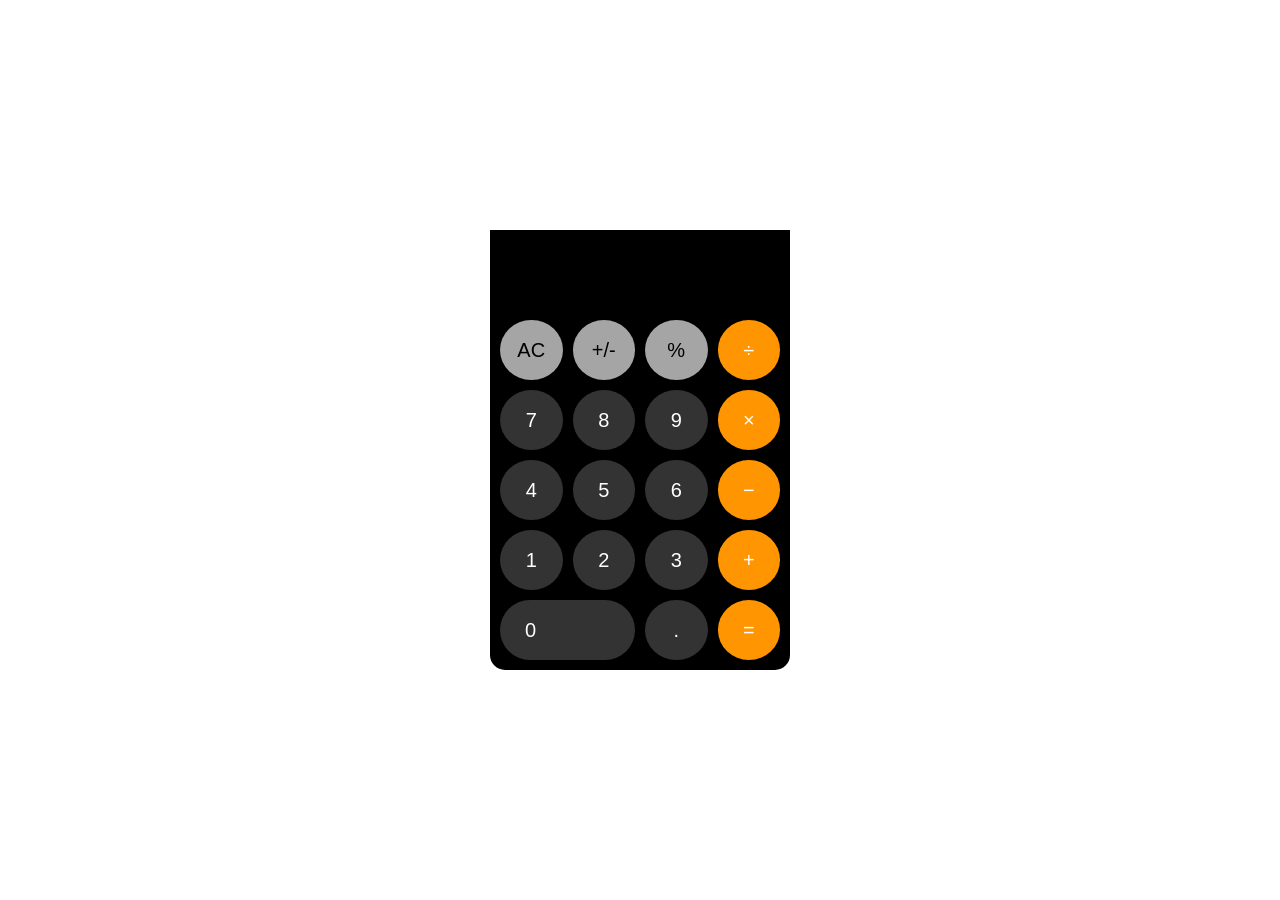
<file: Calculator/index.html>
<!DOCTYPE html>
<html>
<head>
    <meta name="viewport" content="width=device-width, initial-scale=1.0"> 
     <link href="style.css" rel="stylesheet"/>
</head>
<body>

<!-- <div class="calculator">
    <input type="text" id="display" readonly>
    <div class="container">
        <button onclick="press(1)">1</button>
        <button onclick="press(2)">2</button>
        <button onclick="press(3)">3</button>
        <button onclick="press('+')">+</button>

        <button onclick="press(4)">4</button>
        <button onclick="press(5)">5</button>
        <button onclick="press(6)">6</button>
        <button onclick="press('-')">-</button>

        <button onclick="press(7)">7</button>
        <button onclick="press(8)">8</button>
        <button onclick="press(9)">9</button>
        <button onclick="press('*')">*</button>

        <button onclick="press(0)">0</button>
        <button onclick="calculate()">=</button>
        <button onclick="clearDisplay()">C</button>
        <button onclick="press('/')">/</button>
    </div>
</div> -->


<div class="calculator">

    <input type="text" id="display" readonly>

    <div class="buttons">
       <button onclick="clearDisplay()" class="gray">AC</button>
       <button onclick="toggleSign()" class="gray">+/-</button>
       <button onclick="percentage('%')" class="gray">%</button>
       <button onclick="press('/')" class="orange">÷</button>

        <button onclick="press(7)">7</button>
        <button onclick="press(8)">8</button>
        <button onclick="press(9)">9</button>
        <button onclick="press('*')" class="orange">×</button>

        <button onclick="press(4)">4</button>
        <button onclick="press(5)">5</button>
        <button onclick="press(6)">6</button>
        <button onclick="press('-')" class="orange">−</button>

        <button onclick="press(1)">1</button>
        <button onclick="press(2)">2</button>
        <button onclick="press(3)">3</button>
        <button onclick="press('+')" class="orange">+</button>

        <button onclick="press(0)" class="zero">0</button>
        <button onclick="press('.')" >.</button>
        <button onclick="calculate()" class="orange">=</button>
    </div>

</div>


<script type="text/Javascript" src="script.js"></script>
</body>


</html>
</file>
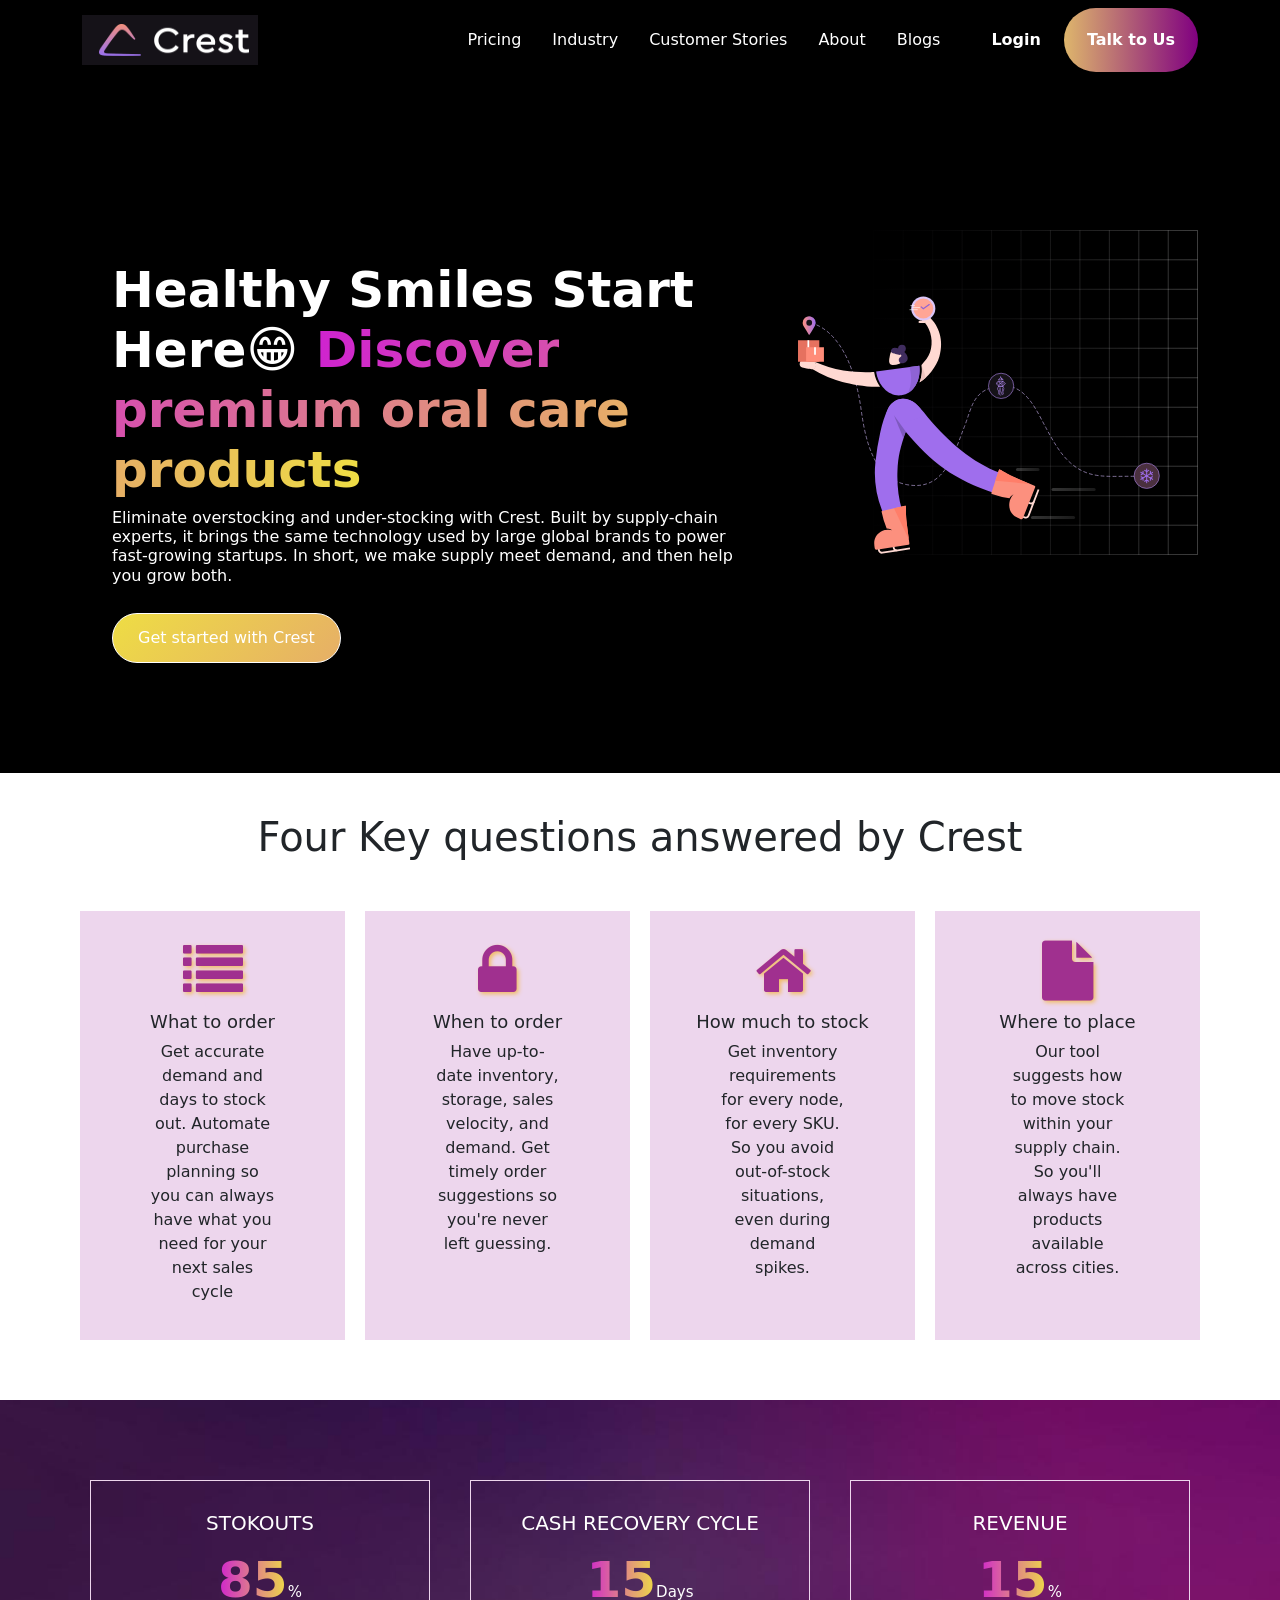
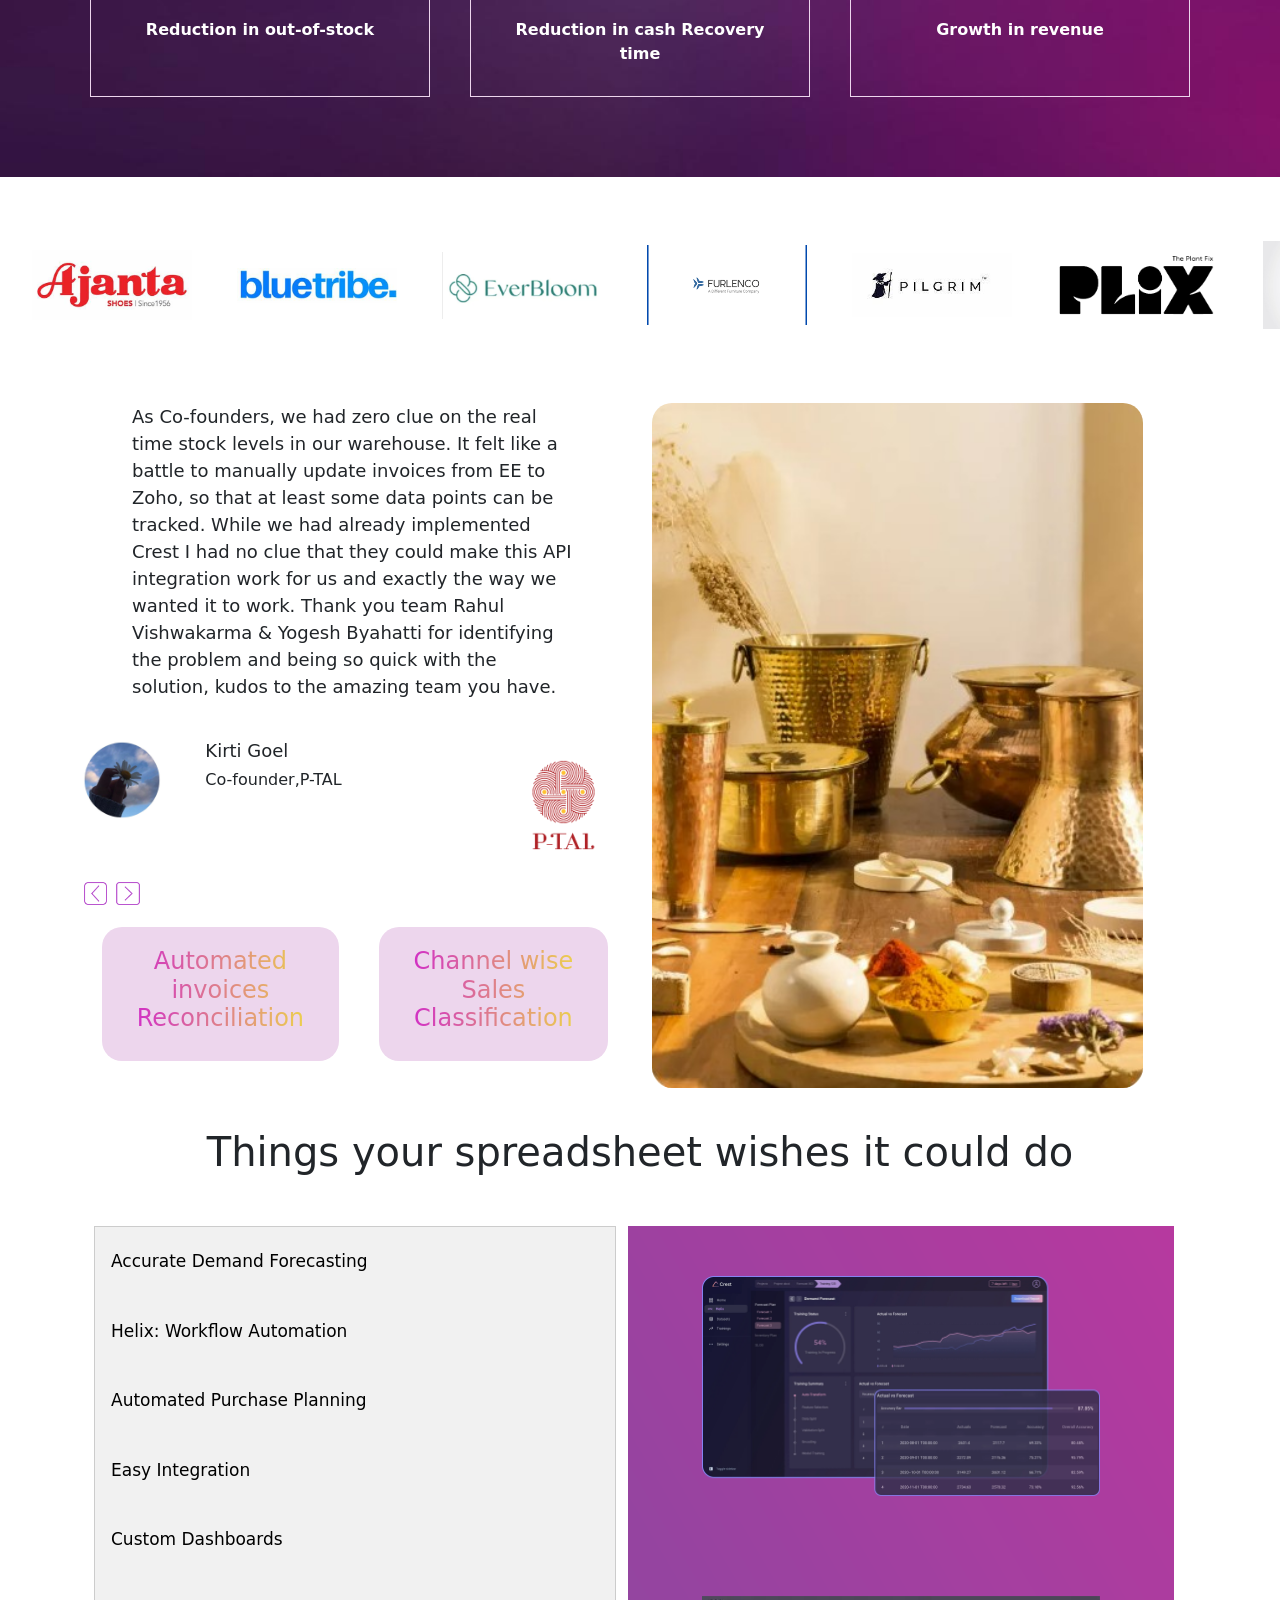
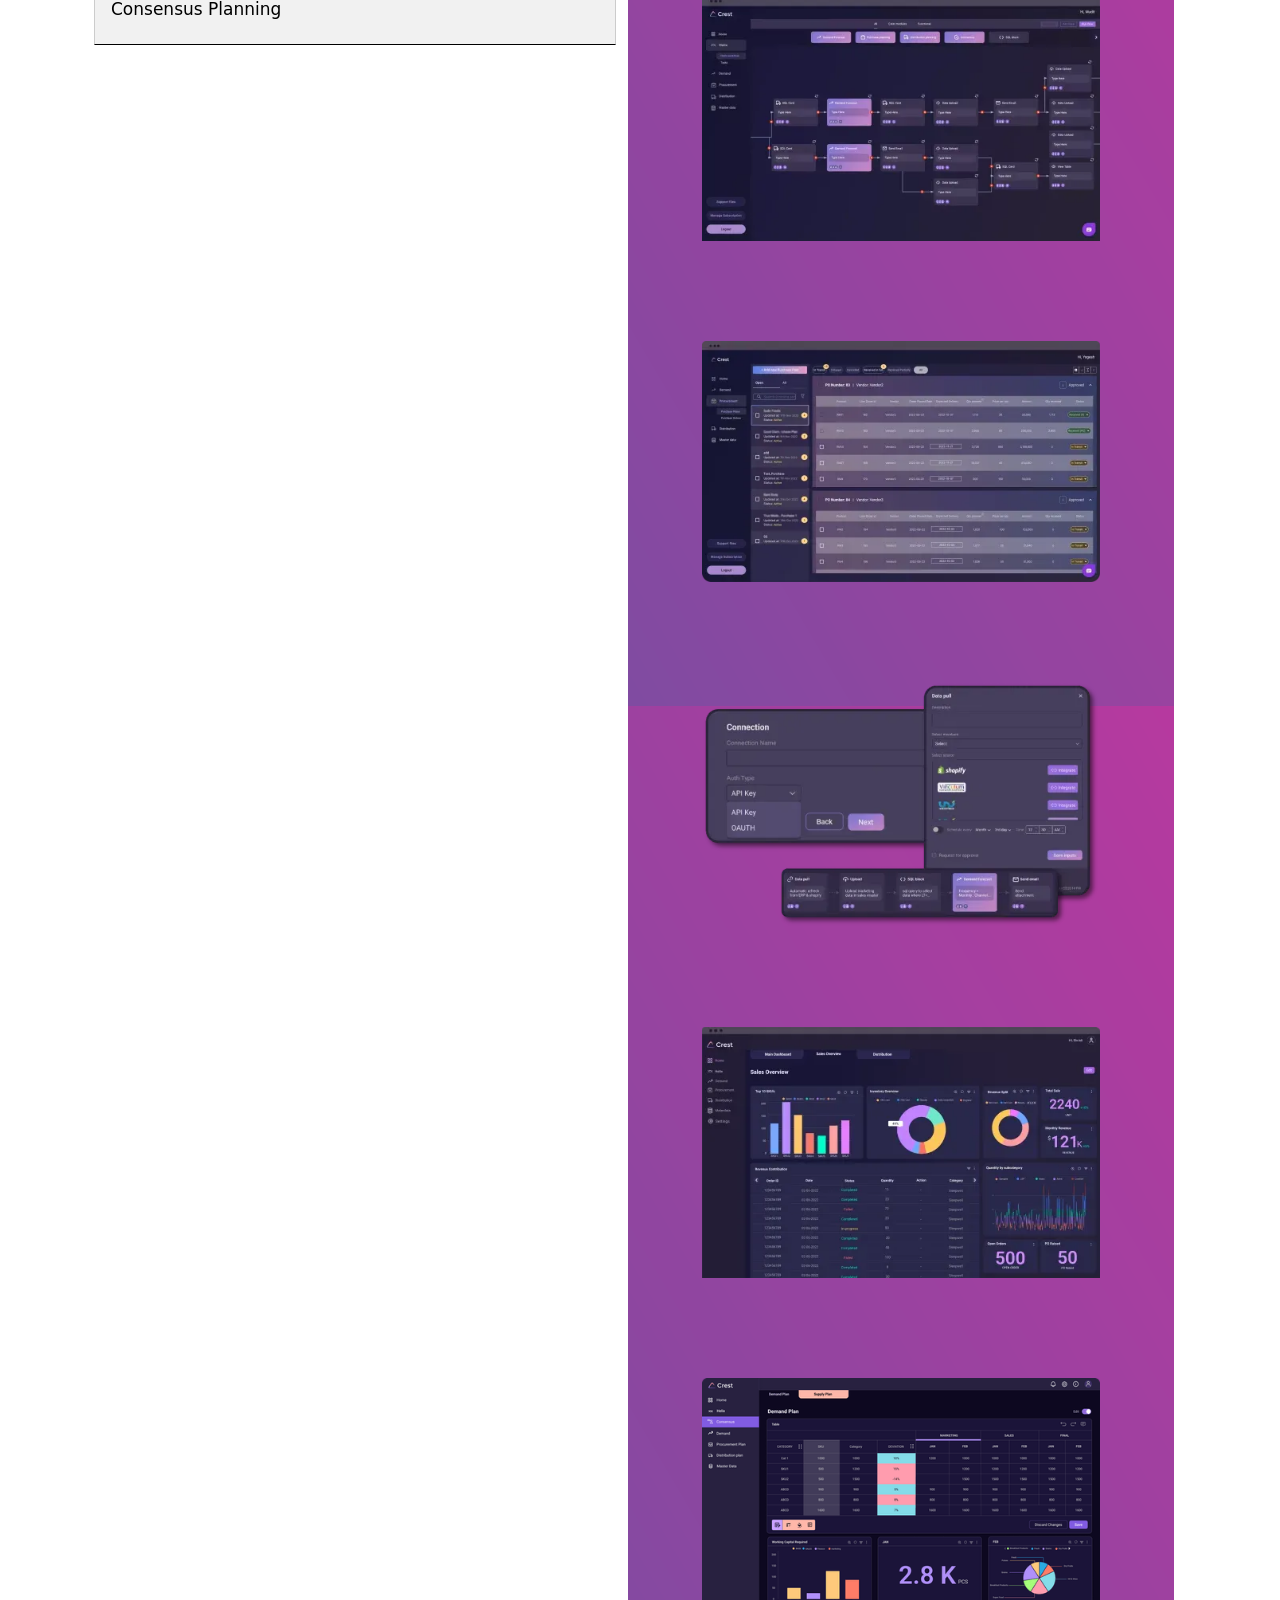
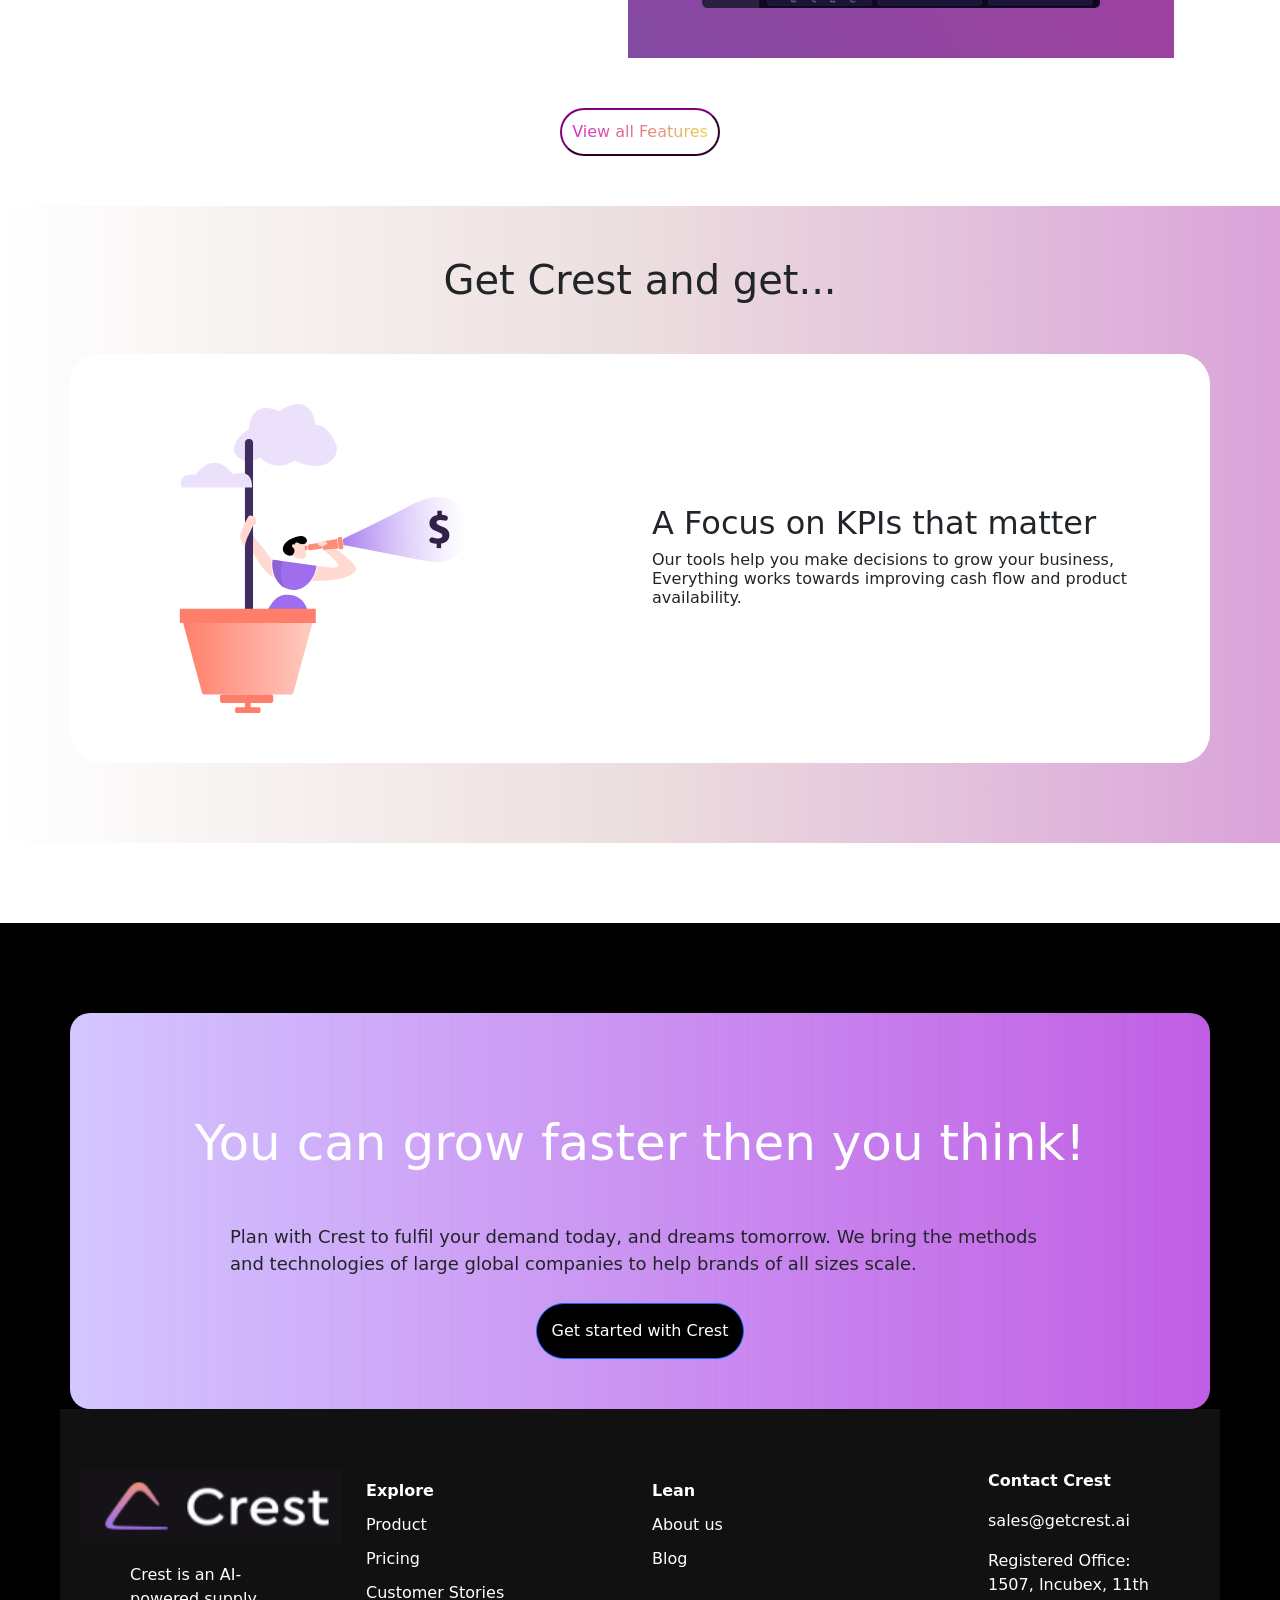
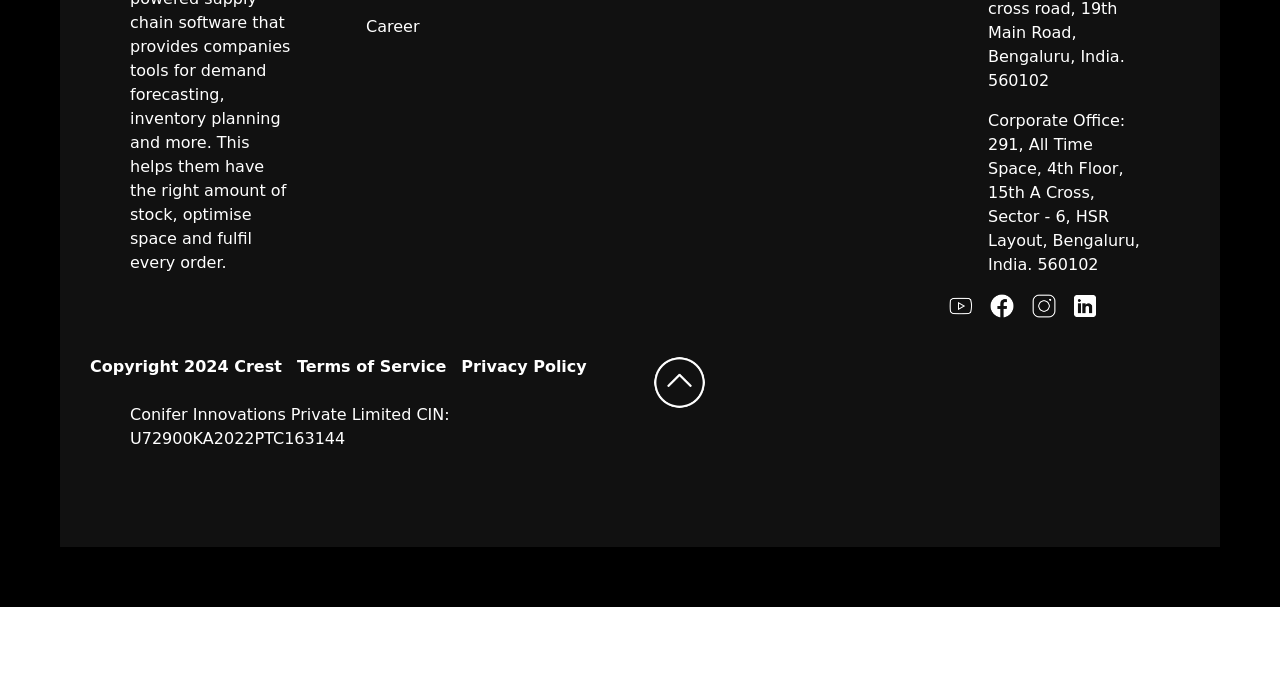
<file: Landing-page/index.html>
<!DOCTYPE html>
<html>
<head>
	<meta charset="utf-8">
	<meta name="viewport" content="width=device-width, initial-scale=1">
  <link rel="stylesheet" href="CSS/style.css">
  <link rel="stylesheet" href="https://cdnjs.cloudflare.com/ajax/libs/font-awesome/4.7.0/css/font-awesome.min.css">
    <link href="https://cdn.jsdelivr.net/npm/bootstrap@5.3.3/dist/css/bootstrap.min.css" rel="stylesheet" integrity="sha384-QWTKZyjpPEjISv5WaRU9OFeRpok6YctnYmDr5pNlyT2bRjXh0JMhjY6hW+ALEwIH" crossorigin="anonymous">
    <script src="https://cdn.jsdelivr.net/npm/bootstrap@5.3.3/dist/js/bootstrap.bundle.min.js" integrity="sha384-YvpcrYf0tY3lHB60NNkmXc5s9fDVZLESaAA55NDzOxhy9GkcIdslK1eN7N6jIeHz" crossorigin="anonymous"></script>
    <script src="https://ajax.googleapis.com/ajax/libs/jquery/3.7.1/jquery.min.js"></script>
  

	<title>Crest Website</title>
</head>
<body>
 <nav class="navbar navbar-expand-lg" > 
 
  <!-- <nav class="navbar bg-dark border-bottom border-body" data-bs-theme="dark"> -->
    <div class="container">
      <a class="navbar-brand" href="#"><img src="image//logo.png"></a>
      <button class="navbar-toggler" type="button" data-bs-toggle="collapse" data-bs-target="#navbarNavDropdown" aria-controls="navbarNavDropdown" aria-expanded="false" aria-label="Toggle navigation">
        <span class="navbar-toggler-icon" style="color: white;"></span>
      </button>
      <div class="collapse navbar-collapse" id="navbarNavDropdown">
        <ul class="navbar-nav ms-auto align-items-center">
          <li class="nav-item">
            <a class="nav-link active" aria-current="page" href="#">Product</a>
          </li>
          <li class="nav-item">
            <a class="nav-link" href="#pricing">Pricing</a>
          </li>
          <li class="nav-item">
            <a class="nav-link" href="#industry">Industry</a>
          </li>
          <li class="nav-item">
            <a class="nav-link" href="#custmerStories">Customer Stories</a>
          </li>
       
          <li class="nav-item">
            <a class="nav-link" href="#about">About </a>
          </li>
          <li class="nav-item">
            <a class="nav-link" href="#blogs">Blogs</a>
          </li>
          <li class="nav-item justify-content-end login" style="float: right;"> <a class="nav-link" href="#">Login</a></li>
          <li class="nav-item justify-content-end talk" style="float: center;"> <a href="" class="nav-link ">Talk to Us</a></li>
        </ul>
      </div>
    </div>
  </nav>
  <div class="hero container-fluid">
         <div class="heroSection container">
          <div class="hero_text hero">
            <h1>Healthy Smiles Start Here😁 <span class="span">Discover premium oral care products</span></h1>
            <h6>Eliminate overstocking and under-stocking with Crest. Built by supply-chain experts, it brings the same technology used by large global brands to power fast-growing startups. 
              In short, we make supply meet demand, and then help you grow both. </h6>
              <button class="get">Get started with Crest</button>
          </div>
          <div class="hero_img">
           
              <img src="image/HeroImage.svg" >
          </div>
         </div>
  </div>

  <div class="container key_problem" >
    <h1> Four Key questions answered by Crest</h1>
    <div class="row questions">
      <div class="col">
        <i class="fa fa-list" style="font-size:60px;color:rgb(160, 48, 143);text-shadow:2px 2px 4px #f1bd62;"></i>
        <h3>What to order</h3>
        <p>Get accurate demand and days to stock out. Automate purchase planning so you can always have what you need for your next sales cycle</p>
      </div>
      <div class="col">
        <i class="fa fa-lock" style="font-size:60px;color:rgb(160, 48, 143);text-shadow:2px 2px 4px #f1bd62;"></i>
        <h3>When to order</h3>
        <p>Have up-to-date inventory, storage, sales velocity, and demand. Get timely order suggestions so you're never left guessing.</p>
      </div>
      <div class="col">
        <i class="fa fa-home" style="font-size:60px;color:rgb(160, 48, 143);text-shadow:2px 2px 4px #f1bd62;"></i>
        <h3>How much to stock</h3>
        <p>Get inventory requirements for every node, for every SKU. So you avoid out-of-stock situations, even during demand spikes.</p>
      </div>
      <div class="col">
       
        <i class="fa fa-file" style="font-size:60px;color:rgb(160, 48, 143);text-shadow:2px 2px 4px #f1bd62;"></i>

        <h3>Where to place</h3>
        <p>Our tool suggests how to move stock within your supply chain. So you'll always have products available across cities.</p>
      </div>
    </div>
  </div>

  <div class="metrics container-fluid" style="background-image: url(image/background.jpg);background-position: cover;">
   <div class=" container ">
    <div class="row matricsrow">
      <div class="col">
        <h2>STOKOUTS</h2>
        <strong class="countdown" id="countdown">0</strong><span>%</span>
        <br>
        <strong>Reduction in out-of-stock</strong>
      </div>
      <div class="col">
        <h2>CASH RECOVERY CYCLE</h2>
        <strong class="countdown" id="countdown2">25</strong><span>Days</span>
        <br>
        <strong>Reduction in cash Recovery time</strong>
      </div>
      <div class="col">
        <h2>REVENUE</h2>
        <strong class="countdown" id="countdown3">15</strong><span>%</span>
        <br>
        <STRONG>Growth in revenue</STRONG>
      </div>
    </div>
    
   </div>
</div>
<div class="container-fluid logo-scroll">
  <div class="logos">
  <img src="image/ajanta.jpg">
  <img src="image/blutribe.jpg">
  <img src="image/everbloom.png">
  <img src="image/furlanco.png">
  <img src="image/pilgrim.jpg">
  <img src="image/plix.png">
  <img src="image/rr.png">
  <img src="image/swtantra.png">
  <img src="image/sylvi.jpg">
  <img src="image/uncover.jpg">
  </div>
</div>
 <div class="Reviews container">
  <div class="row reviewsrow">
       <div class="content col">
        <p>As Co-founders, we had zero clue on the real time stock levels in our warehouse. It felt like a battle to manually update invoices from EE to Zoho, so that at least some data points can be tracked.
          While we had already implemented Crest I had no clue that they could make this API integration work for us and exactly the way we wanted it to work. Thank you team Rahul Vishwakarma & Yogesh Byahatti for identifying the problem and being so quick with the solution, kudos to the amazing team you have.</p>
     
          <div class="row  " style="margin-top: 40px;">
        <div class="col"><img src="image/profile.jpg" width="40%">
        
        </div>

            <div class="col pro" style="margin-left: -100px;">
              <h3>Kirti Goel</h3>
              <h6>Co-founder,P-TAL</h6>
            </div>
        <div class="col proimg"><img src="image/PTAL.png" width="100%" style="margin-bottom: 10px;"></div>

        <div>
          <img src="image//left.png" width="5%">
          <img src="image/right.png" width="5%">
        </div>
      </div>
      <div class="row3">
        <div class="cols"><h2>Automated invoices Reconciliation</h2></div>
        <div class="cols"><h2>Channel wise Sales Classification  </h2></div>
      </div>
       </div>
      <div class="content-image col">
        <img src="image/content-image.jpg" width="90%">
      </div>
  </div>
 </div>
 <div class="container section5">
  <h1>Things your spreadsheet wishes it could do</h1>
  <div class="row container">  
    <div class="col">
      <div class=" tab ">
        <button class="tablinks" onclick="tablink(event, 'accurate')">Accurate Demand Forecasting</button>
        <button class="tablinks" onclick="tablink(event, 'helix')">Helix: Workflow Automation</button>
        <button class="tablinks" onclick="tablink(event, 'automated')">Automated Purchase Planning</button>
        <button class="tablinks" onclick="tablink(event, 'integration')">Easy Integration</button>
        <button class="tablinks" onclick="tablink(event, 'cusome')">Custom Dashboards</button>
        <button class="tablinks" onclick="tablink(event, 'planning')">Consensus Planning</button>
      
    </div>
  </div>

  <div class="col " style="background-image: url('image/lightbg.png');">
<div id="accurate" class="tabcontent active" >
  <img src ="image/63f64bb2507621d0bf7da369_Demand forecasting-p-3200.webp" width="100%">
</div>

<div id="helix" class="tabcontent" >
  <img src ="image/helix.webp" width="100%">
</div>

<div id="automated" class="tabcontent" >
<img src="image/automated.webp"width="100%">
</div>
<div id="integration" class="tabcontent">
  <img src="image/integration.webp"width="100%">
  </div>
  <div id="cusome" class="tabcontent" >
    <img src="image/dashboard.webp"width="100%">
    </div>
    <div id="planning" class="tabcontent" >
      <img src="image/consensus.png"width="100%">
      </div>
</div>
 </div>  

  <div class="feature"><button class="feature_btn">View all Features</button></div>
     
 </div>
<div class="section6 container-flued">
  <h1>Get Crest and get...</h1>
  
<!-- Carousel -->
<div id="demo" class="carousel slide container" data-bs-ride="carousel">

  <!-- Indicators/dots -->
  <div class="carousel-indicators">
    <button type="button" data-bs-target="#demo" data-bs-slide-to="0" class="active"></button>
    <button type="button" data-bs-target="#demo" data-bs-slide-to="1"></button>
    <button type="button" data-bs-target="#demo" data-bs-slide-to="2"></button>
    <button type="button" data-bs-target="#demo" data-bs-slide-to="3"></button>
  </div>
  
  <!-- The slideshow/carousel -->

  <div class="carousel-inner">

    <div class="carousel-item active">
      <div class="row">
      <div class="col"> <img src="image/639b3e775b326d486cea3f09_Focus on KPIs that matter.svg" alt="Los Angeles" class="d-block" style="width:80%"></div>
      <div class="col carousel_text ">
         <h2>A Focus on KPIs that matter</h2>
        <h6>Our tools help you make decisions to grow your business, Everything works towards improving cash flow and product availability.</h6>
      </div>
      </div>
    </div>

    <div class="carousel-item">
      <div class="row">
        <div class="col"> <img src="image/deep_domain.png" alt="Los Angeles" class="d-block" style="width:70%"></div>
        <div class="col carousel_text"> <h2>Deep Domain expertise</h2>
          <h6>Our team members have years of experience leading supply chains for business ranging $10M to $10B.</h6>
        </div>
        </div>
    </div>
    <div class="carousel-item">
      <div class="row">
        <div class="col"> <img src="image/639b3e775b326dab14ea3f0b_Purpose-built & ever-improving tech.svg" alt="Los Angeles" class="d-block" style="width:80%"></div>
        <div class="col carousel_text"> <h2>Purpose-built &  ever-improving tech</h2>
          <h6>Our demand forecasting engine has been meticulously-built, while our ML engine constaintly trains on years of data and is ever-evolving.</h6>
        </div>
        </div>
    </div>

     <div class="carousel-item">
      <div class="row">
        <div class="col"> <img src="image/639b3e775b326d5150ea3f0a_Ease of use.svg" alt="Los Angeles" class="d-block" style="width:80%"></div>
        <div class="col carousel_text"> <h2>Ease of use, for everyone</h2>
          <h6>with an intuitive interface and empathetic design, Crest requires only minimal training (for beginner-level knowledge of supply chain) to use.</h6>
        </div>
        </div>
    </div>

  </div>
  
  <!-- Left and right controls/icons -->
  <button class="carousel-control-prev" type="button" data-bs-target="#demo" data-bs-slide="prev">
    <span class="carousel-control-prev-icon"></span>
  </button>
  <button class="carousel-control-next" type="button" data-bs-target="#demo" data-bs-slide="next">
    <span class="carousel-control-next-icon"></span>
  </button>
</div>
  <div>

  </div>
</div>
<div class="grow container-flued">

   <div class="container" style="background-image: url( image/57-light-day-purple-gradient.jpg); ">
    
    <h1>You can grow faster then you think!</h1>
   
    <p>Plan with Crest to fulfil your demand today, and dreams tomorrow. We bring the methods and technologies of large global companies to help brands of all sizes scale.</p>
    <diV class="crestbtn"> <button type="button" class="btn btn-primary" data-bs-toggle="modal" data-bs-target="#myModal" style="background-color: black; border-radius: 30px; padding: 15px; color: white; ">     
      Get started with Crest
  </button></diV>
     
   
    
    <!-- The Modal -->
    <div class="modal fade" id="myModal">
      <div class="modal-dialog">
        <div class="modal-content" style="background-color: rgb(228, 192, 228);">
    
          <!-- Modal Header -->
          <div class="modal-header">
            <h4 class="modal-title">Get started with Crest</h4>
           
            <button type="button" class="btn-close" data-bs-dismiss="modal"></button>
          
          </div>
          <p>Take a free tour of our plateform</p>
    
          <!-- Modal body -->
          <div class="modal-body" >
            <form action="/action_page.php">
              <div class="mb-3 mt-3"> 
                <label for="fname">First Name* </label>
                <input type="text" class="form-control" id="fname" placeholder="Nell" name="fname">
              </div>
              <div class="mb-3">
                <label for="sname">Last Name* </label>
                <input type="text" class="form-control" id="sname" placeholder="Nell" name="sname">
              </div>
              <div class="mb-3">
                <label for="email">Work email* </label>
                <input type="email" class="form-control" id="email" placeholder="nell@getcrest.ai" name="email">
              </div>
              
              <div class="mb-3">
                <label for="phnNum">Phone number* </label>
                <input type="number" class="form-control" id="phnNum" placeholder="Enter your phone number here" name="phnNum">
              </div>
              <div class="mb-3">
                <label for="company">Company name* </label>
                <input type="text" class="form-control" id="company" placeholder="Crest AI" name="company">
              </div>
              <button type="submit" class="btn btnmodel">Submit</button>
            </form>
          </div>
    
          <!-- Modal footer -->
          <div class="modal-footer">
            <b>Already have an account? <a href="">Log in</a> </b>
          </div>
    
        </div>
      </div>
    </div>
    
   
  </div>

<div class="footer"> 

  <div class="row">
    <div class="col"> <img src="image/logo.png" width="100%">
      
      <p style="padding-top: 20px;">Crest is an AI-powered supply chain software that provides companies tools for demand forecasting, inventory planning and more. This helps them have the right amount of stock, optimise space and fulfil every order.</p>
    </div>
    <div class="col">
      <ul class="footerlist">
        <li><b>Explore</b></li>
        <li>Product</li>
        <li>Pricing</li>
        <li>Customer Stories</li>
        <li>Career</li>
      </ul>
    </div>
    <div class="col">
      <ul class="footerlist">
        <li><b>Lean</b></li>
        <li>About us</li>
        <li>Blog</li>
      </ul>
    </div>
    <div class="col">
      <p><b>Contact Crest</b></p>
      <p>sales@getcrest.ai</p>
      <p>Registered Office:
        1507, Incubex, 11th cross road, 19th Main Road, Bengaluru, India. 560102</p>
        <p>Corporate Office: 291, All Time Space, 4th Floor, 15th A Cross, Sector - 6, HSR Layout, Bengaluru, India. 560102</p>
        <ul class="social">
          <li><img src="image/youtube.png" alt="Youtube"></li>
          <li><img src="image/facebook.png" alt="Facebook"></li>
          <li><img src="image/instagram-50.png" alt="instagram"></li>
          <li><img src="image/linked-in.png" alt="linkedin"></li>
        </ul>
    </div>
  </div>

  <div class="row">
    <div class="col footerbold">
      
      <b>Copyright 2024 Crest</b>
      <b>Terms of Service</b>
      <b>Privacy Policy</b>
      <br><br>
        <p>Conifer Innovations Private Limited
          CIN: U72900KA2022PTC163144</p>
      </div>
      <div class="col " style="justify-content: end;">
        <a href=""><img src="image/slide-up.png" width="10%"></a>
      </div>
    </div>
    
  
</div>
</body>
<script src="JS/script.js"></script>

<script>
  function tablink(evt, cityName) {
  // Declare all variables
  var i, tabcontent, tablinks;

  // Get all elements with class="tabcontent" and hide them
  tabcontent = document.getElementsByClassName("tabcontent");
  for (i = 0; i < tabcontent.length; i++) {
    tabcontent[i].style.display = "none";
  }

  // Get all elements with class="tablinks" and remove the class "active"
  tablinks = document.getElementsByClassName("tablinks");
  for (i = 0; i < tablinks.length; i++) {
    tablinks[i].className = tablinks[i].className.replace(" active", "");
  }

  // Show the current tab, and add an "active" class to the link that opened the tab
  document.getElementById(cityName).style.display = "block";
  evt.currentTarget.className += " active";
}
</script>

</html>
</file>
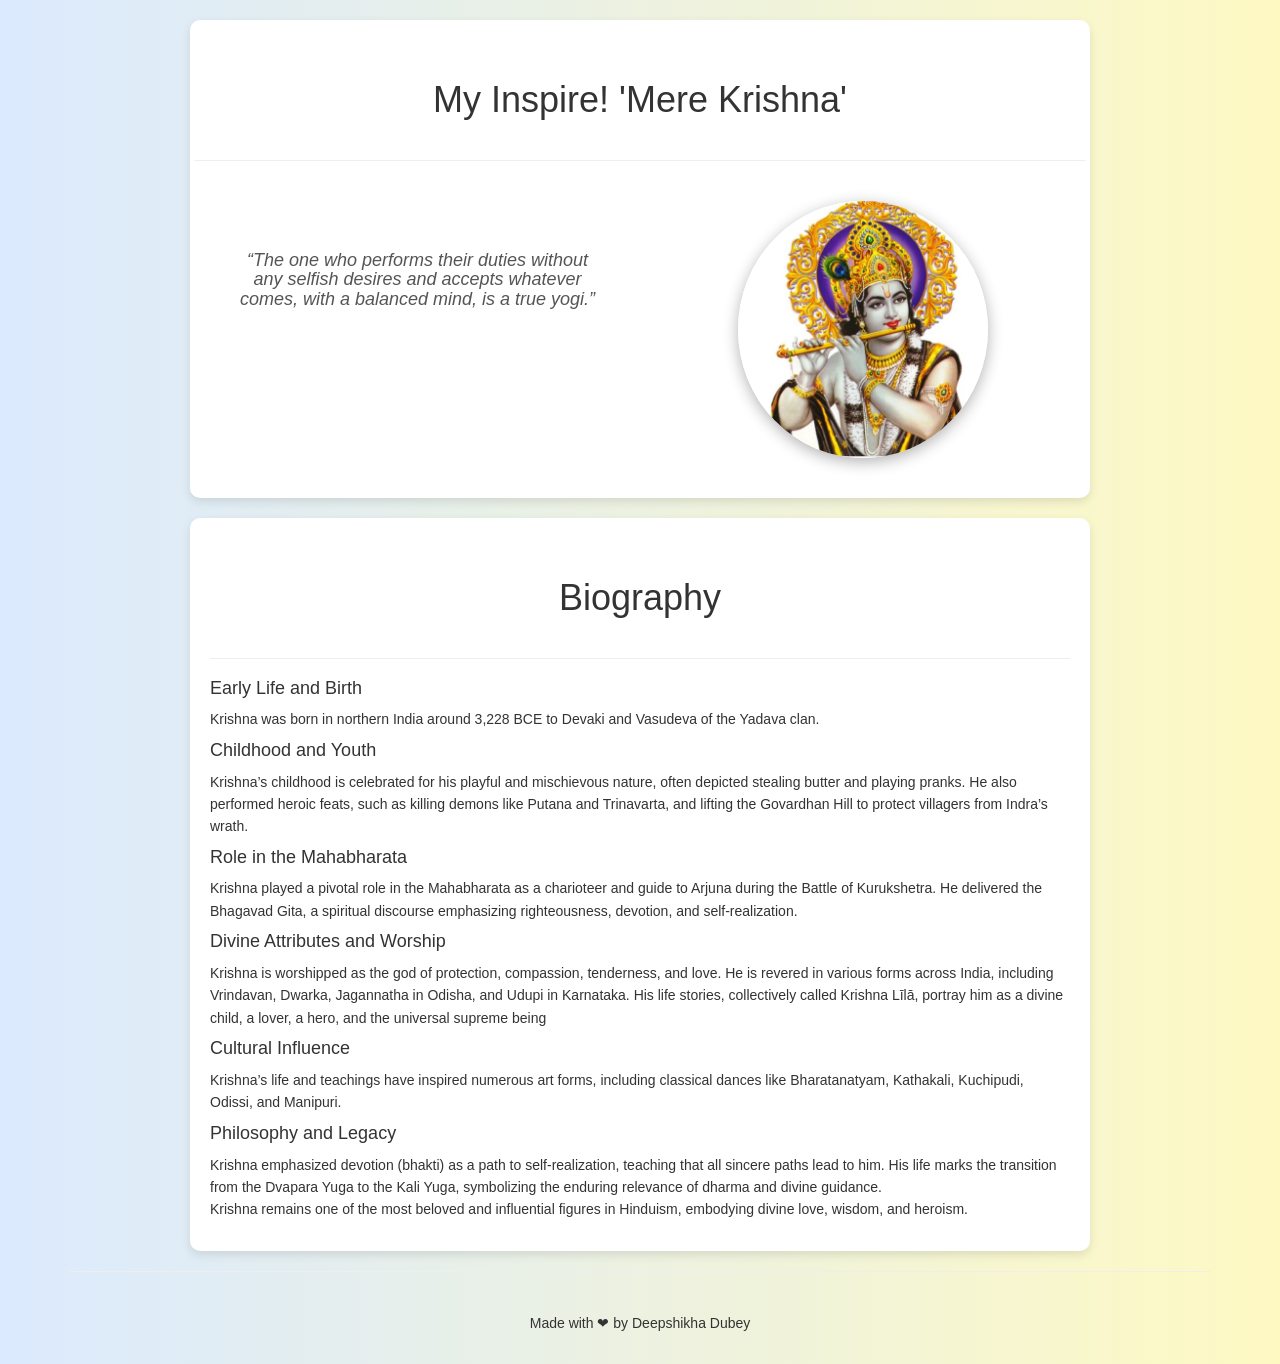
<file: My-Inspire/index.html>
<!DOCTYPE html>
<head>
    <title>My Inspire</title>
<meta charset="utf-8" name="viewport" content="width=device-width, initial-scale=1.0">
	<link rel="stylesheet" type="text/css" href="css/style.css">
	<link rel="stylesheet" type="text/css" href="bootstrap/css/bootstrap.min.css">
	<script type="text/javascript" src="bootstrap/js/jquery.min.js"></script>
	<script type="text/javascript" src="bootstrap/js/bootstrap.min.js"></script>
</head>
<body>

      <div class="container">
       <section class="profile">
   	 
   	 		<div class="row">
                <h1>My Inspire! 'Mere Krishna'</h1>
                <hr>
   	 			<div class="col-md-6 ">
   	 				<div class="quote">
   	 				
   	 				<h4> 
                  “The one who performs their duties without any selfish desires and accepts whatever comes,
                   with a balanced mind, is a true yogi.” 
                    </h4>
   	 				
   	 				</div>
   	 			</div>
   	 			<div class="col-md-6">
   	 				<div class="profile-img">
   	 					<img src="images/kanha.jpg">
   	 				</div>
   	 			</div>
   	 		
   	 	</div>
    </section>
    <section>
        
        <h1>Biography</h1>
        <hr>
        <h4>Early Life and Birth</h4><p>
            Krishna was born in northern India around 3,228 BCE to Devaki and Vasudeva of the Yadava clan. 
        </p>
        <h4>Childhood and Youth</h4><p>
            Krishna’s childhood is celebrated for his playful and mischievous nature, often depicted stealing butter and playing pranks. He also performed heroic feats, such as killing demons like Putana and Trinavarta, and lifting the Govardhan Hill to protect villagers from Indra’s wrath.
        </p>
        <h4>Role in the Mahabharata</h4><p>
            Krishna played a pivotal role in the Mahabharata as a charioteer and guide to Arjuna during the Battle of Kurukshetra. He delivered the Bhagavad Gita, a spiritual discourse emphasizing righteousness, devotion, and self-realization.
        </p>
        <h4>Divine Attributes and Worship</h4>
        <p>
            Krishna is worshipped as the god of protection, compassion, tenderness, and love. He is revered in various forms across India, including Vrindavan, Dwarka, Jagannatha in Odisha, and Udupi in Karnataka. His life stories, collectively called Krishna Līlā, portray him as a divine child, a lover, a hero, and the universal supreme being
        </p>
        <h4>Cultural Influence</h4><p>
            Krishna’s life and teachings have inspired numerous art forms, including classical dances like Bharatanatyam, Kathakali, Kuchipudi, Odissi, and Manipuri.
        </p>
        <h4>Philosophy and Legacy</h4>
        <p>
            Krishna emphasized devotion (bhakti) as a path to self-realization, teaching that all sincere paths lead to him. His life marks the transition from the Dvapara Yuga to the Kali Yuga, symbolizing the enduring relevance of dharma and divine guidance. 
            <br>
            Krishna remains one of the most beloved and influential figures in Hinduism, embodying divine love, wisdom, and heroism.

        </p>

     </section>
     <hr>
       <footer class="footer text-center">
       	<p>Made with &#10084; by Deepshikha Dubey</p>
       </footer>
    </div>
    
</body>
</html>
</file>
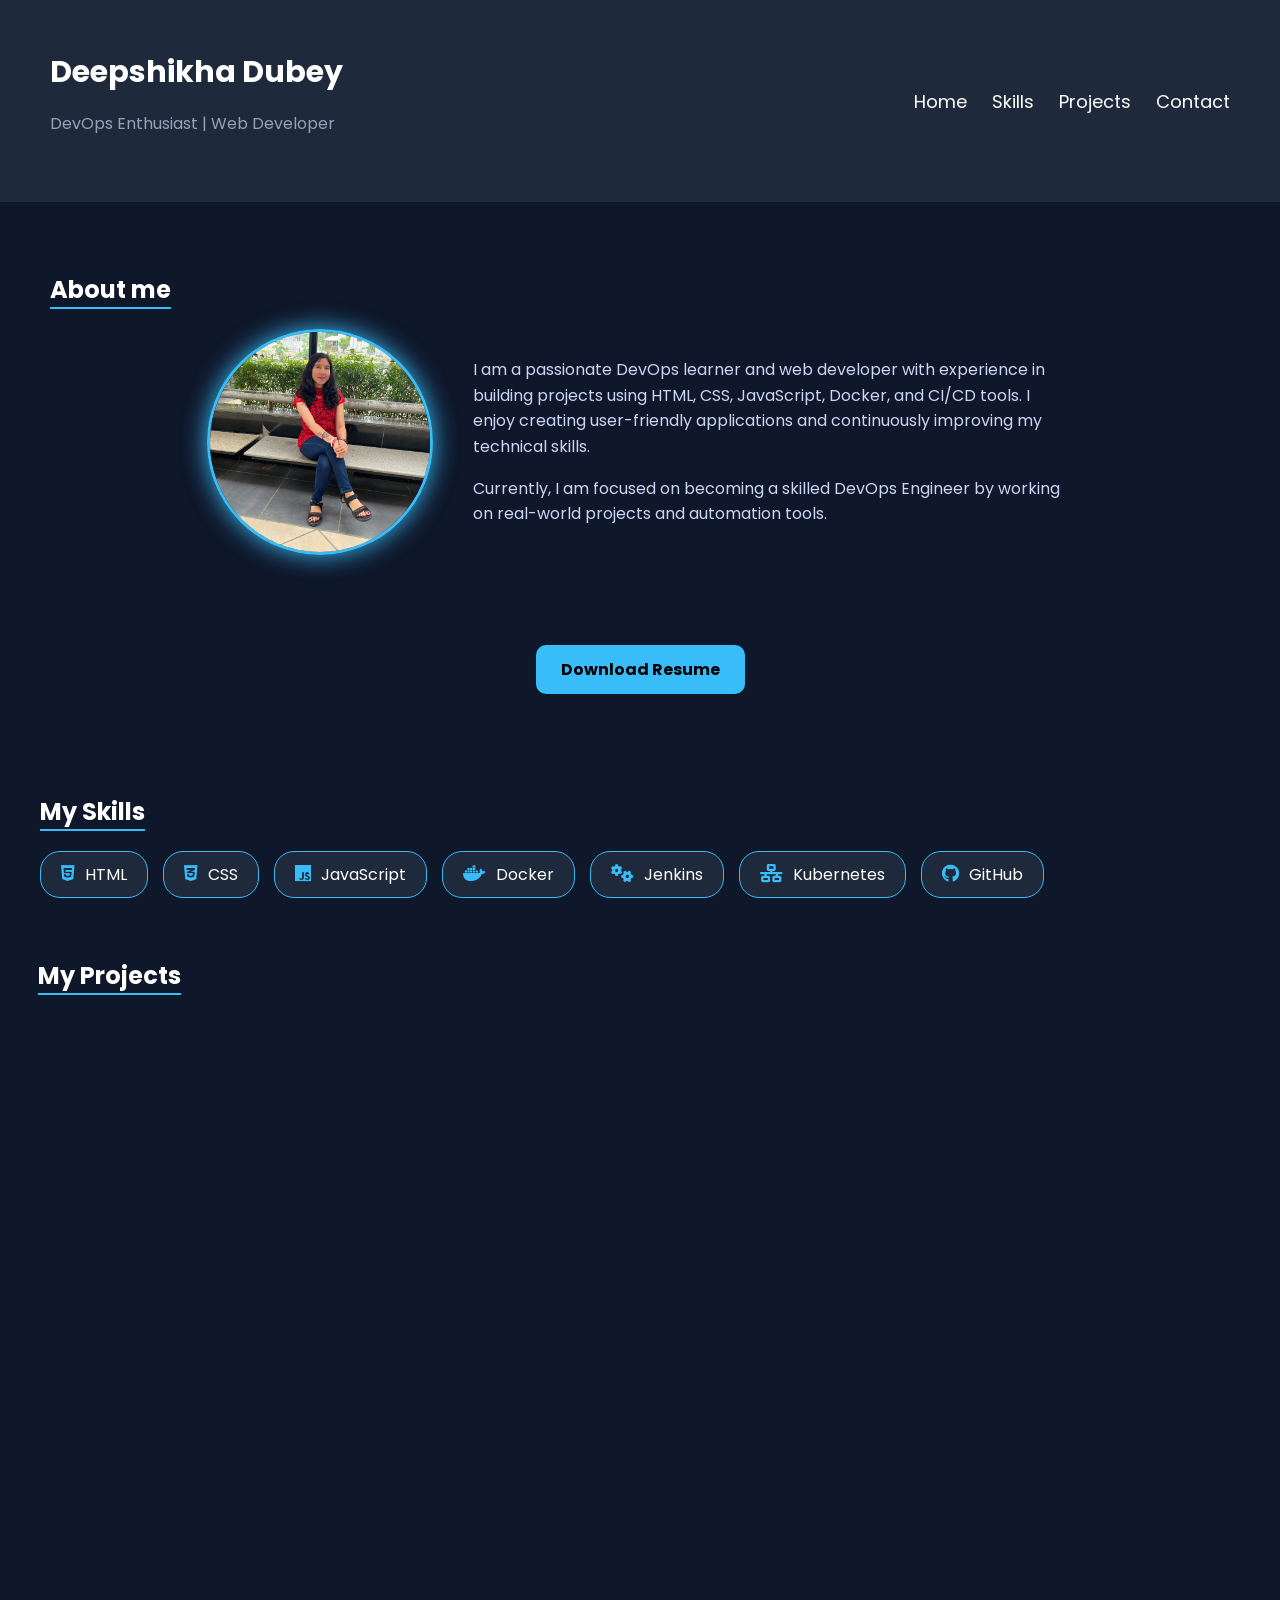
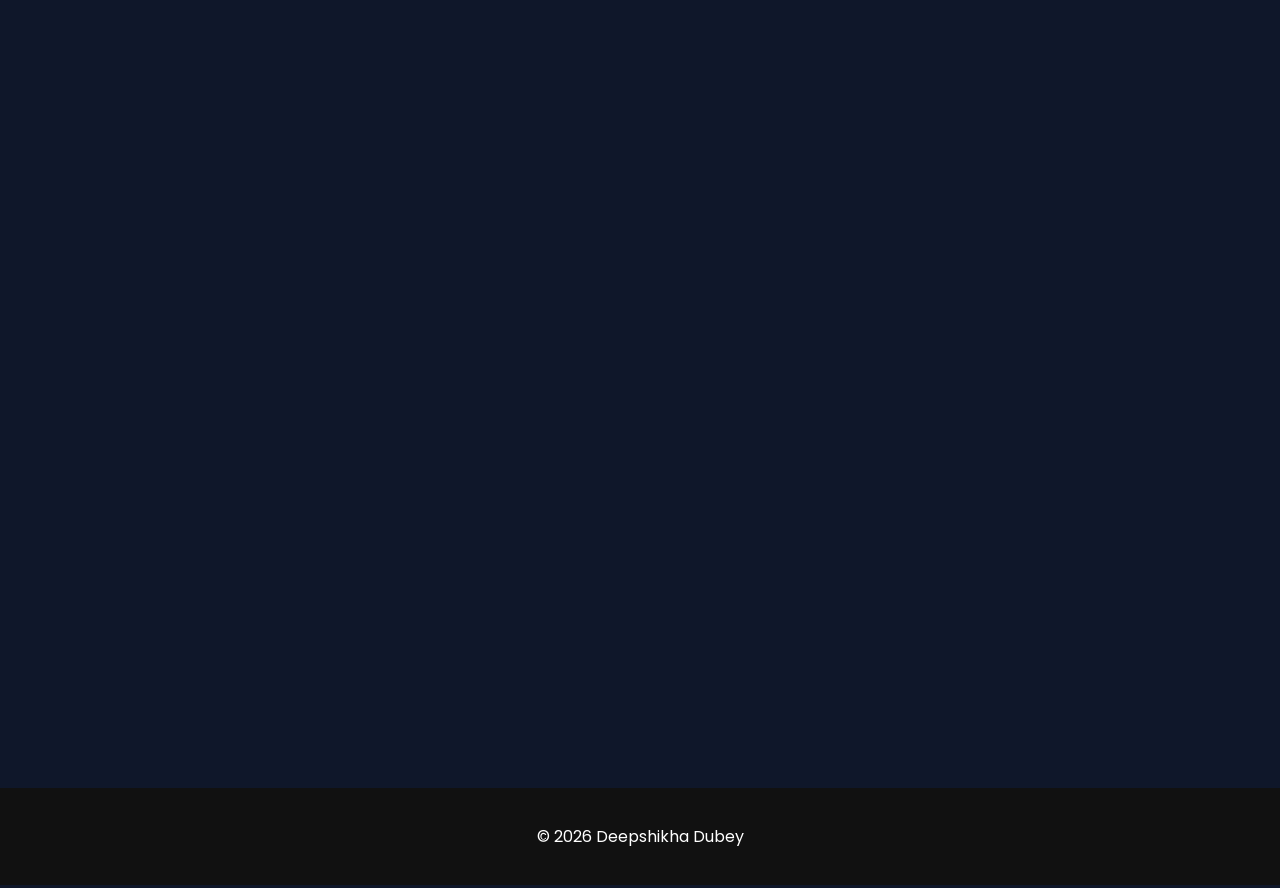
<file: My-Portfolio/index.html>
<!DOCTYPE html>
<html>
    <head>
        <title>My Portfolio</title>
        <link rel="stylesheet" href="style.css">
     <!-- Google Font -->
      <link href="https://fonts.googleapis.com/css2?family=Poppins&display=swap" rel="stylesheet">
    <link href="https://unpkg.com/aos@2.3.4/dist/aos.css" rel="stylesheet">
    <!-- Animate CSS -->
     <link rel="stylesheet" href="https://cdnjs.cloudflare.com/ajax/libs/font-awesome/6.5.0/css/all.min.css">
    <link rel="stylesheet" href="https://cdnjs.cloudflare.com/ajax/libs/animate.css/4.1.1/animate.min.css"/>
 
    <meta name="viewport" content="width=device-width, initial-scale=1.0">
   
    </head>
    <body>

    <!-- Navbar -->
<header>
    <div>
        <h3>Deepshikha Dubey</h3>
        <p>DevOps Enthusiast | Web Developer</p>
    </div>
    <div class="menu-toggle" onclick="toggleMenu()">☰</div>
    <nav id="nav">
        <a href="#">Home</a>
         <a href="#skills">Skills</a>
        <a href="#projects">Projects</a>
        <a href="#contact">Contact</a>
    </nav>
</header> 

<!-- <header>
    <h1>Deepshikha Dubeye</h1>
    <p>DevOps Enthusiast | Web Developer</p>
</header> -->

<!-- Hero Section -->

 <section class=" about animate__animated animate__fadeIn">

     <!-- <img src="profile.jpg" class="profile-img">
    <h1>Deepshikha Dubey</h1>
    <p>DevOps Enthusiast | Aspiring Web Designing and Developing| HTML | CSS | Java Script | PHP | MYSQL </p>
    
    <div class="buttons">
        <a href="https://github.com/deepshikha-dubey" target="_blank">GitHub</a>
        <a href="https://www.linkedin.com/in/deepshikha-dubey-146097358/" target="_blank">LinkedIn</a>
    </div> -->
     <h2>About me</h2>

    <div class="about-container">
        <div class="img-box">
        <img src="profile.jpg" alt="My Photo">
        </div>
        <div class="about-text">
        <p>
            I am a passionate DevOps learner and web developer with experience in building
            projects using HTML, CSS, JavaScript, Docker, and CI/CD tools. I enjoy creating
            user-friendly applications and continuously improving my technical skills.
        </p>
        <p>
           Currently, I am focused on becoming a skilled DevOps Engineer by working on
            real-world projects and automation tools.
        </p>

    </div>
    </div>
 </section>
 <section class="fade-in" style="text-align:center;" >
    <a href="Deepshikha.pdf" download class="resume-btn">
        Download Resume</a>
</section>

 <section id="skills" class="fade-in" data-aos="fade-up">
   <h2>My Skills</h2>

   <div class="skills">

        <div class="skill"><i class="fab fa-html5"></i> HTML</div>
        <div class="skill"><i class="fab fa-css3-alt"></i> CSS</div>
        <div class="skill"><i class="fab fa-js"></i> JavaScript</div>
        <div class="skill"><i class="fab fa-docker"></i> Docker</div>
        <div class="skill"><i class="fas fa-cogs"></i> Jenkins</div>
        <div class="skill"><i class="fas fa-network-wired"></i> Kubernetes</div>
        <div class="skill"><i class="fab fa-github"></i> GitHub</div>

    </div>
 </section>

<!-- Projects Section -->

  <h2 class="h2">My Projects</h2>
<section id="projects" class="projects" data-aos="zoom-in">
   

    <div class="project-card">
        <h3>💡 My Inspire Krishna </h3>
        <img src="my-inspire.jpg" alt="my-inspire">  
   <p>Inspirational webpage with Krishna thoughts.</p>
    <div class="buttons">
        <a href="https://deepshikha-dubey.github.io/OIBSIP/My-Inspire/" target="_blank">Live</a>
        <a href="https://github.com/deepshikha-dubey/OIBSIP/tree/main/My-Inspire" target="_blank">GitHub</a>
    </div>
    </div>

    <div class="project-card">
        <h3>📄 TODO App</h3>
         <img src="ToDoApp.jpg" alt="TODO App">
            <p>Manage daily tasks with dynamic updates.</p>
            <div class="buttons">
                <a href="https://deepshikha-dubey.github.io/OIBSIP/To-Do-App/">Live</a>
                <a href="https://github.com/deepshikha-dubey/OIBSIP/tree/main/To-Do-App">GitHub</a>
            </div>
    </div>

    <div class="project-card">
         <h3>🔢 Calculator</h3>
        <img src="calculator.jpg" alt="Calculator">
       
        <p>Basic calculator for arithmetic operations with clean UI.</p>
      <div class="buttons">
                <a href="https://deepshikha-dubey.github.io/OIBSIP/Calculator/">Live</a>
                <a href="https://github.com/deepshikha-dubey/OIBSIP/tree/main/Calculator">GitHub</a>
            </div>
    </div>
</section>
<section id="projects" class="projects" data-aos="zoom-in">
    

    <div class="project-card">
        <h3>🚀 Landing Page</h3>
        <img src="landing-page.jpg" alt="Landing Page">
        
        <p>Responsive modern landing page design.</p>
        <div class="buttons">
                <a href="https://deepshikha-dubey.github.io/OIBSIP/Landing-page/">Live</a>
                <a href="https://github.com/deepshikha-dubey/OIBSIP/tree/main/Landing-page">GitHub</a>
        </div>
    </div>

    <div class="project-card">
         <h3>🌡️ Temperature Converter</h3>
     <img src="temprature-converter.jpg" alt="temprature-converter Page">
       
       <p>Convert Celsius to Fahrenheit with input validation.</p>
        <div class="buttons">
                <a href="https://deepshikha-dubey.github.io/OIBSIP/Temprature-converter/">Live</a>
                <a href="https://github.com/deepshikha-dubey/OIBSIP/tree/main/Temprature-converter">GitHub</a>
        </div>
        </div>
   <div class="project-card">
         <h3> Deployed python app using Docker </h3>
     <img src="my-python-app.jpg" alt="temprature-converter Page">
       
       <p>Built a Python Flask application and deployed it using Docker.</p>
        <div class="buttons">
                <a href="https://my-python-app-le4m.onrender.com/">Live</a>
                <a href="https://github.com/deepshikha-dubey/My-Python-App">GitHub</a>
        </div>
        </div>

   
</section>

  <!-- Contact -->
<section id="contact" class="contact" data-aos="fade-up">
    <h2>Contact Me</h2>
    <p>Email: dubeydeepshikha17@gmail.com</p>
     <p>GitHub: <a href="https://github.com/deepshikha-dubey" target="_blank">My GitHub Link</a></p>
     <p>Linkedin<a href="www.linkedin.com/in/deepshikha-dubey" target="_blank">My Linkedin Link</a> </p> 
    </section>

  <!-- Footer -->
<footer>
    <p>© 2026 Deepshikha Dubey</p>
</footer>
<script src="https://unpkg.com/aos@2.3.4/dist/aos.js"></script>
<script>
  AOS.init();

  function toggleMenu(){
    let nav = document.getElementById("nav");
        if(nav.style.display === "flex"){
            nav.style.display = "none";
        } else{
            nav.style.display = "flex";
        }
    }
  
  const elements = document.querySelectorAll('.fade-in');

    const observer = new IntersectionObserver(entries => {
        entries.forEach(entry => {
            if (entry.isIntersecting) {
                entry.target.classList.add('show');
            }
        });
    });

    elements.forEach(el => observer.observe(el));
</script>
    </body>
</html>
</file>
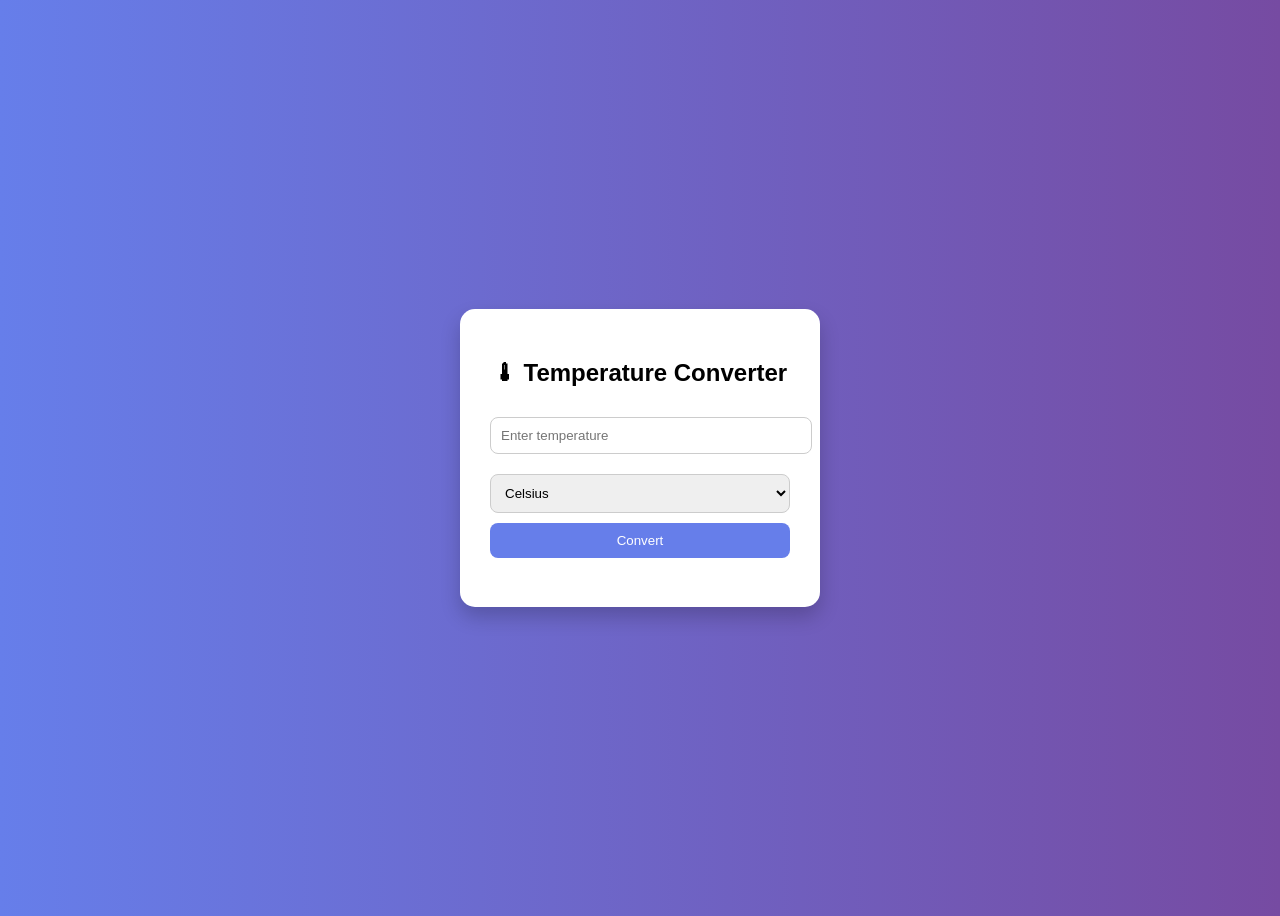
<file: Temprature-converter/index.html>
<!DOCTYPE html>
<html>
<head>
    <title>Temperature Converter</title>
    <link rel="stylesheet" href="style.css">
</head>
<body>
    <div class="container">
         <h2>🌡 Temperature Converter</h2>

    <input type="text" id="tempInput" placeholder="Enter temperature">
        <select id="unit">
            <option value="c">Celsius</option>
            <option value="f">Fahrenheit</option>
            <option value="k">Kelvin</option>
        </select>

        <button onclick="convertTemp()">Convert</button>
        <h3 id="result"></h3>
    </div>
    <script src="script.js"></script>
</body>
</html>
</file>
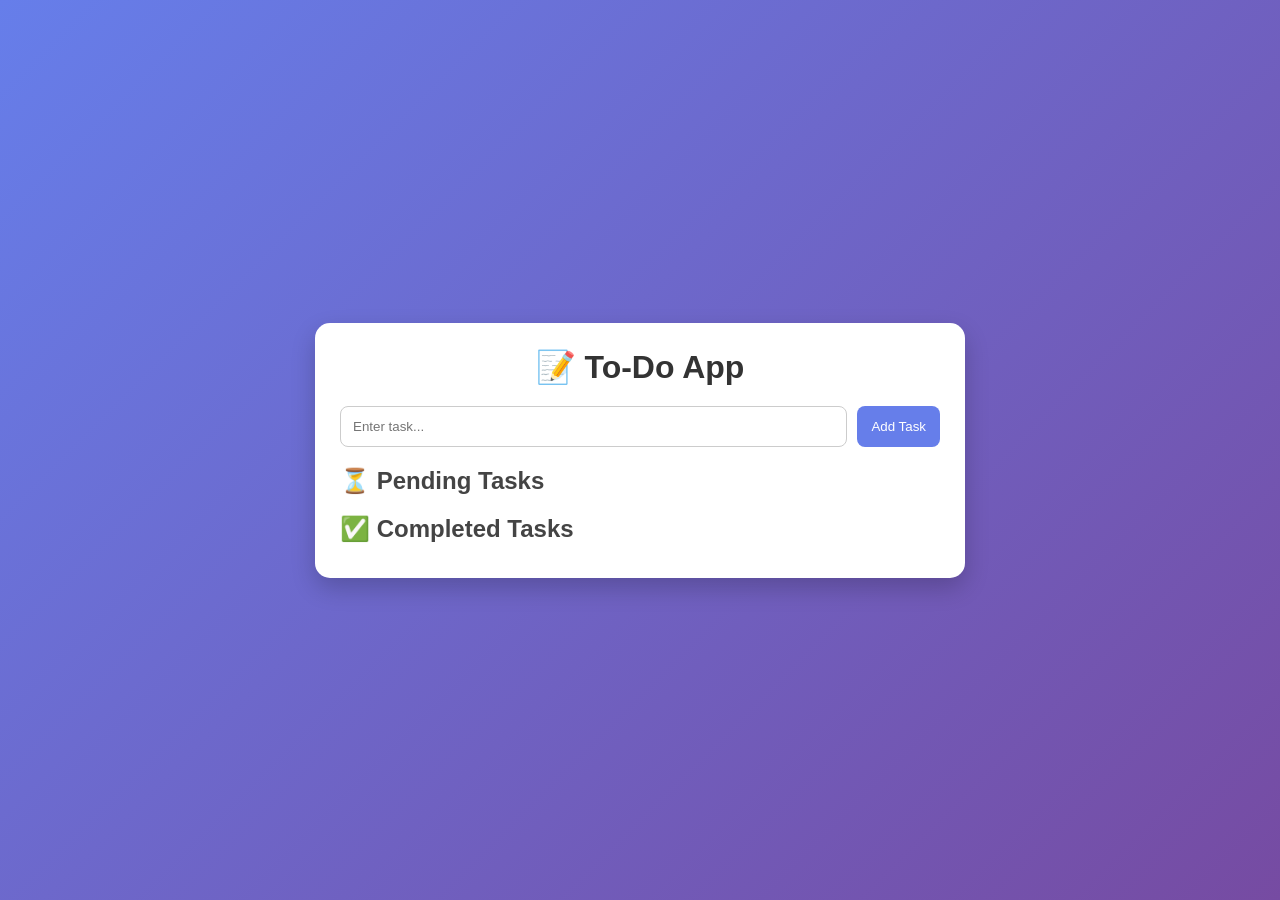
<file: To-Do-App/index.html>
<!DOCTYPE html>
<html lang="en">
<head>

    <meta charset="utf-8" name="viewport" content="width=device-width, initial-scale=1.0">
    <title>To-Do-App</title>
</head>
<link rel="stylesheet" href="style.css">
<body>
  

     
<div class="container">
    <h1>📝 To-Do App</h1>
    <div class="input-group">
  <input type="text" id="taskInput" placeholder="Enter task..." />
  <button onclick="addTask()">Add Task</button>
</div>

  <h2>⏳ Pending Tasks</h2>
  <ul id="pendingList"></ul>

  <h2>✅ Completed Tasks</h2>
  <ul id="completedList"></ul>

  </div>

    <script src="script.js"></script>
</body>
</html>
</file>
<file: Calculator/style.css>
body {
    margin: 0;
    background: white;
    display: flex;
    justify-content: center;
    align-items: center;
    height: 100vh;
    font-family: Arial;
}

.calculator {
    width: 300px;
    border-radius: 15px;
    background: #000;
}

#display {
    width: 100%;
    height: 80px;
    font-size: 32px;
    text-align: right;
    border: none;
    background: black;
    color: white;
    padding: 10px;
    box-sizing: border-box;
}

.buttons {
    display: grid;
    grid-template-columns: repeat(4, 1fr);
    gap: 10px;
    padding: 10px;
}

button {
    height: 60px;
    font-size: 20px;
    border: none;
    border-radius: 50%;
    cursor: pointer;
    background: #333;
    color: white;
    transition: 0.2s;
}

button:hover {
    opacity: 0.8;
}

/* Orange buttons */
.orange {
    background: #ff9500;
}

/* Gray button */
.gray {
    background: #a5a5a5;
    color: black;
}

/* Zero button (wide) */
.zero {
    grid-column: span 2;
    border-radius: 30px;
    text-align: left;
    padding-left: 25px;
}
</file>
<file: Landing-page/CSS/style.css>
* {box-sizing: border-box}
body {font-family: "Lato", sans-serif;}

.navbar{
    width: 100%;
    background-color: black;  /* Set the transparency to 0.3 */
    overflow: hidden;

}
.nav-item a{
    padding: 14px 16px;
    color: #fff;
}
.nav-item a:hover{
    color: #dac9c9;
}
.navbar-nav {
    display: flex;
    gap: 15px;
}


.login{
    color:palevioletred;
    font-weight: bold;
     margin-left: 20px;
}
.talk{
    background: linear-gradient(to right,rgb(222, 182, 108), purple);
    color: white;
    border-radius: 50px;
     padding: 6px 15px;
    font-weight: bold;
    
}
.hero{
   
    background-color: black;
    color: white;
    padding: 80px 0;
}
.heroSection{
    margin-top: 70px;
    display: flex;
    flex-direction: row;
}
.hero_text{
    padding: 30px;
    margin-right: 20px;
}
.hero_text h1{
    font-size: 50px;
    font-weight: 700;
}
.hero_text p{
    font-size: 18px;
    font-weight: bold;
}
h6{
    margin-top: 20px;
    color: #555;
    line-height: 1.6;
}
.hero_img{
    margin-bottom: 50px;
   
}
.hero_img img{
    width: 400px;
}
.span{
    background: linear-gradient(to right ,#cf23cf, #eedd44);
    -webkit-text-fill-color: transparent;
    -webkit-background-clip: text;
}

.get{  
    margin-top: 20px;
   color: white;
    background-color: black;
   border: 1px solid;
  /* border-image: linear-gradient(45deg, #cf23cf, rgb(250, 224, 66)) 1;  */
  padding: 12px 25px;
  background-image: linear-gradient(-45deg,#cf23cf, #eedd44);
  border-radius: 1000px;
  -webkit-border-radius: 1000px;
  -moz-border-radius: 1000px;
  -ms-border-radius: 1000px;
  background-size: 400% 400%;
  animation: mymove 3s linear infinite;
}


@keyframes mymove {
    0% {
      background-position: 0% 50%;
    }
  
    50% {
      background-position: 100% 50%;
    }
  
    100% {
      background-position: 0% 50%;
    }
  }
  
.questions{
    display: flex;
    flex-direction: row;
}
 .questions .col{
    text-align: center;
    padding: 20px;
    transition: 0.3s;
  background-color:rgb(237, 214, 237);
  margin:10px;
  
 }
 .questions .col:hover {
    transform: translateY(-10px);
    background: #f9f9f9;
    border-radius: 10px;
}
 .col h3{
    font-size: 18px;
 }
 .key_problem h1{
    margin: 40px;
    text-align: center;
 }
 .fa {
    padding: 10px;
 }

.metrics{
    color: white;
    margin: 50px 0 40px 0;
    padding: 60px 0;
   text-align: center;
   background-image: url("../image/background.jpg");
   background-size: cover;
   background-position: center;
   background-repeat: repeat;

}
.matricsrow .col{
     border:1px solid rgb(237, 214, 237);
     padding: 30px;
     margin: 20px;
}

.matricsrow, strong, h2 {
    color: white;
}
.matricsrow h2{
    font-size: 20px;

}
.matricsrow span{
    font-size: 15px;
    color: white;
}
.countdown{
    background: linear-gradient(to right ,#cf23cf, #eedd44);
    -webkit-text-fill-color: transparent;
    -webkit-background-clip: text;
    font-size: 50px;

}
.logo-scroll{
   overflow: hidden;
    white-space: nowrap;
}
.logo-scroll img{
 width:200px;
   padding:20px;
}
.logos{
    display: inline-block;
    animation: scroll 15s linear infinite;
}
@keyframes scroll {
    from { transform: translateX(0); }
    to { transform: translateX(-50%); }
}
.Reviews{
    margin: 50px 0 40px 0;
}
.content p{
    font-size: 18px;
}

.content-image img{
    border-radius: 20px;
}

.proimg img {
    padding-left: 70px;
}
.row3{
   
    display: flex;
    flex-direction: row;
}
.row3 .cols{
    background-color:rgb(237, 214, 237);
    padding: 20px;
    margin: 20px;
    border-radius: 20px;
    text-align: center;
    
}
.cols h2{
    font-size: 24px;
    background: linear-gradient(to right ,#cf23cf, #eedd44);
    -webkit-text-fill-color: transparent;
    -webkit-background-clip: text;
}
.section5 h1{
    text-align: center;
    margin-bottom: 50px;
}

/* Style the tab */
.tab {
    float: left;
    border: 1px solid #ccc;
    background-color: #f1f1f1;
    width: 100%;
    height: auto;
    border-bottom: 1px solid black;
  }
  
  /* Style the buttons inside the tab */
  .tab button {
    display: block;
    background-color: inherit;
    color: black;
    padding: 22px 16px;
    width: 100%;
    border: none;
    outline: none;
    text-align: left;
    cursor: pointer;
    transition: 0.3s;
    font-size: 17px;
  }
  
  /* Change background color of buttons on hover */
  .tab button:hover {
    background-color: #ddd;
  }
  
  /* Create an active/current "tab button" class */
  .tab button.active {
    background-color: #ccc;
  }
  
  /* Style the tab content */
  .tabcontent {
    float: left;
    padding: 0px 12px;
    width: 100%;
    height: auto;
  }
  .tabcontent img{
    display: block;
    padding: 50px;
    margin-left: auto;
    margin-right: auto;
  }

.feature{
    margin-top: 50px;
 text-align: center;
}
.feature_btn{
    background: linear-gradient(to right ,#cf23cf, #eedd44);
    -webkit-text-fill-color: transparent;
    -webkit-background-clip: text;
    border-radius: 30px;
    border-color: purple;
    padding: 10px; 
}
.feature_btn:hover{
cursor: pointer;
background-color:linear-gradient(to right ,#cf23cf, #eedd44); 
color: white;
}
button, .btn {
    border-radius: 25px;
    padding: 10px 20px;
    transition: all 0.3s ease;
}

button:hover, .btn:hover {
    transform: scale(1.05);
}


/*    */
.section6{
    margin-top: 50px;
    background-image: linear-gradient(to right, white, rgb(236, 222, 222), rgb(218, 163, 218));
  padding-top: 50px;
  padding-bottom: 80px;
}
.section6 h1{
    text-align:center;
}
.section6 .container{
    margin-top:50px;
    padding: 50px;
    background-color: white;
    border-radius: 30px;
    
}
.carousel_text{
    padding: 100px 40px 0 0;
}
.grow{
    background-color: black;
    margin-top: 80px;
    margin-bottom: 80px;
    padding: 60px;
}
.grow .container{
    background-color:linear-gradient(to right ,#cf23cf, #eedd44); 
    margin-top: 30px;
    padding: 50px;
    border-radius: 20px;
}
.grow .container h1, p, button{
    margin: 50px;
}
.grow .container h1{
    font-size: 50px;
    text-align: center;
    color: white;
}
.grow .container p{
    padding: 0px 60px 10px 60px;
    font-size: 18px;
}
.crestbtn {
    color: white;
    text-align: center;
}
.grow .container .btnmodel{
    background-color: plum;
    padding: 10px;
    border-radius: 20px;
    color: white;
    text-align: center; 
}
.footer {
    background: #111;
    color: white;
    padding: 60px 20px;
}
.footer .row {
    display: flex;
    flex-wrap: wrap;
}
.footer .col {
    margin-bottom: 20px;
}
.footer ul {
    list-style: none;
    padding: 0;
}
.footerlist {
    display: inline;
    justify-content: space-between;
}
.footerlist li{
    list-style: none;
    padding-top: 10px;
   
}
.social{
   justify-content: space-evenly;
}
.social li{
    display: inline;
    list-style: none;
    justify-content: space-evenly;
    padding-left: 10px;
}
.social img{
    width: 10%;
    
}
.footer .col{
  justify-content: space-between;
}
.uparrow img{
     justify-content: end;
}
.footerbold b{
    padding-left: 10px;
    justify-content: space-between;
}
@media only screen and (max-width: 600px) {
  
    
.navbar-nav{
    margin: 0;
}

.login{
    color:palevioletred;
    font-weight: bold;
    margin:0;
}
.talk{
    background: linear-gradient(to right,rgb(222, 182, 108), purple);
    color: white;
    border-radius: 80px;
    padding: 5px;
   text-align: center;
    font-weight: bold;
    margin: 0 ;
}
.heroSection{
    margin-top: 30px;
    display: flex;
    flex-direction: column;
}
.hero_text{
    align-items: center;
    padding: 10px;
    margin: 0;
}
.hero_text h1{
    font-size: 25px;
}
.hero_text p{
    font-size: 12px;

}
.hero_img{
    margin-left: 50px;
    margin-bottom: 20px;
    padding: 10px;
}

.hero_img img{
    align-items: center;
    width: 250px;
}

.get{  
    margin-top: 20px;
    color: white;
     background-color: black;
    border: 1px solid;
   /* border-image: linear-gradient(45deg, #cf23cf, rgb(250, 224, 66)) 1;  */
   padding: 5px 7px;
   font-size: 10px;
   
 }
 

.marquee img{
   width:130px;
   padding:10px
}

.Reviews{
    margin: 30px 0 30px 0;
}
.Reviews .reviewsrow{
   display: flex;
   flex-direction: column;
}
.content p{
    font-size: 15px;
}

.section5 h1{
    text-align: center;
    margin-bottom: 50px;
    font-size: 25px;
}
/*  TabsLinks */

.feature{
 font-size: 12px;
}

.feature_btn:hover{
cursor: pointer;
background-color:linear-gradient(to right ,#cf23cf, #eedd44); 
color: white;
}


.section5 .container{

    display: flex;
    flex-direction: column;
}
.tabsLinks a{
    font-size: 20px;
}


.section6{
    margin-top: 50px;
    background-image: linear-gradient(to right, white, rgb(236, 222, 222), rgb(218, 163, 218));
  
  padding:50px 30px 50px 50px;
}

.section6 .container{
    margin-top:30px;
    padding: 20px;
    border-radius: 10px;
  
}
.carousel_text{
    padding: 30px 30px 0 0;
}
.carousel-inner{
    display: flex;
    flex-direction: column;
}

.carousel_text h2{
     font-size:15px;
}
.carousel_text h6{
    font-size:10px;

}
.grow{
   
    margin-top: 40px;
    margin-bottom: 40px;
    padding: 30px;
}
.grow .container{
    background-color:linear-gradient(to right ,#cf23cf, #eedd44); 
    margin-top: 30px;
    padding: 30px;
    border-radius: 20px;
}
.grow .container h1, p, button{
    margin: 20px;
}
.grow .container h1{
    font-size: 25px;
    text-align: center;
    color: white;
}
.grow .container p{
    padding: 10px ;
    font-size: 10px;
}

.grow .container .btnmodel{
    background-color: plum;
    padding: 10px;
    border-radius: 20px;
    color: white;
    text-align: center; 
}
.crestbtn button{
    font-size: 10px;
}
.footer{
   padding-top:60px ;
   color: white;
   font-size: 10px;
}
.footerlist {
    display: inline;
    justify-content: space-between;
}
.footerlist li{
    list-style: none;
    padding-top: 10px;
   
}
p{
    font-size: 10px;
}
.social{
   justify-content: space-evenly;
}
.social li{
    display: inline;
    list-style: none;
    justify-content: space-evenly;
    padding-left: 10px;
     
}
.social img{
    width: 10%;
    
}
.footer .col{
  justify-content: space-between;
}
.uparrow img{
     justify-content: end;
}
.footerbold b{
    padding-left: 10px;
    justify-content: space-between;
}

    }
</file>
<file: My-Inspire/css/style.css>
body {
    font-family: 'Segoe UI', sans-serif;
    background: linear-gradient(to right, #dbeafe, #fef9c3);
    margin: 0;
}
h1 {
    text-align: center;
    padding: 20px;
    color: #333;
}
section {
    background: white;
    margin: 20px auto;
    padding: 20px;
    max-width: 900px;
    border-radius: 10px;
    box-shadow: 0px 4px 10px rgba(0,0,0,0.1);
}
section:hover {
    transform: scale(1.01);
    transition: 0.3s;
}
p {
    line-height: 1.6;        /* ✅ better readability */
    word-wrap: break-word;   /* ✅ prevents overflow */
}
hr {
    border: 1px solid #ddd;
    margin: 20px 0;
}
img {
    display: block;
    margin: 20px auto;
    width: 250px;
    border-radius: 50%;
    box-shadow: 0px 4px 15px rgba(0,0,0,0.3);
}

.quote {
    font-style: italic;
    text-align: center;
    font-size: 18px;
    color: #555;
    margin: 20px;
    padding-top: 40px;
}


.footer{
	padding:20px;
	
}
</file>
<file: My-Portfolio/style.css>
body {
    margin: 0;
    font-family: 'Poppins', sans-serif;
    background: #0f172a;
    color: white;
}

header{
    display: flex;
    justify-content: space-between; 
    align-items: center;
    background: #1e293b;
    color: white;
    padding: 50px;
}
 header h3 {
            font-size: 30px;
            margin: 0;
}
  header p {
            color: #94a3b8;
}
 section {
            padding: 40px;
}
.h2{
   margin-left:3% ;
    
   
}
nav {
    display: flex;
    gap: 25px;
}
nav a {
   color: white;
   text-decoration: none;
   font-size: 18px;
}
nav a:hover{
    color: #00f2fe;
}
.menu-toggle{
    display: none;
    font-size: 24px;
    cursor: pointer;
}

.about{
    padding: 50px;
}

.about-container{
    display: flex;
    justify-content: center;
    align-items: center;
    gap: 40px;
    flex-wrap: wrap; 
}
.img-box{
    position: relative;
    width: 220px;
    height: 220px;
    border-radius: 50%;
    overflow: hidden;
    border: 3px;
    border: 3px solid #38bdf8;
    box-shadow: 0 0 25px #38bdf8;
    transition: 0.4s;
}
.img-box:hover {
    transform: scale(1.05);
    box-shadow: 0 0 40px #38bdf8;
}
.img-box img {
    width: 100%;
    height: 100%;
    object-fit: cover;
}
.about-text{
        max-width: 600px;
    font-size: 16px;
    line-height: 1.6;
    color: #cbd5f5;
}

.about-container p {
    max-width: 600px;
}
.skills{
    display: flex;
    flex-wrap: wrap;
    gap: 15px;
    text-align: center;
}
.skill{
    padding: 10px 20px;
    background: #1e293b;
    border-radius: 20px;
    border: 1px solid #38bdf8;
    display: flex;
    align-items: center;
    gap: 10px;
    transition: 0.3s;
}
.skill i{
    font-size: 18px;
    color: #38bdf8;
}
.skill:hover{
   background: #38bdf8;
    color: black; 
}
.skill:hover i {
    color: black;
}
/* Fade Animation */
.fade-in {
    opacity: 0;
    transform: translateY(20px);
    transition: 0.8s ease-in-out;
}
.fade-in.show {
    opacity: 1;
    transform: translateY(0);
}
.bar{
   background: #add;
   border-radius: 10px;
   overflow: hidden;  
}
.bar div{
    height: 10px;
    background: #667eea;
}
.resume-btn{
    display: inline-block;
    padding: 12px 25px;
    background: #38bdf8;
    color: black;
    border-radius: 10px;
    font-weight: bold;
    transition: 0.3s;
}
.resume-btn:hover {
    background: #0ea5e9;
}

.projects {
    display: grid;
    grid-template-columns: repeat(auto-fit, minmax(250px,1fr));
     gap: 25px;
    /* justify-content: center;
    padding: 40px;
    text-align: center; */
}
.project-card{
    background: #1e293b;
    padding: 15px;
    transition: 0.3s;
    text-align: center;
     border-radius: 10px;
     /* margin: 15px; 
    box-shadow: 0px 4px 10px rgba(0,0,0,.1); 
    width: 250px;
     display: inline-block;
    */
  
}
.project-card img {
    width: 50%;
    border-radius: 10px;
}
 .project-card:hover {
     transform: translateY(-10px);
     box-shadow: 0 0 20px rgba(56, 189, 248, 0.5);
}
.project-card h3{
    margin-top: 0;
}
h2 {
    border-bottom: 2px solid #38bdf8;
    display: inline-block;
    margin-bottom: 20px;
}

.contact{
    text-align: center;
    padding: 50px;
}
footer{
    text-align: center;
    padding: 20px;
    background-color: #111;
    color: white;
}
 a {
            color: #38bdf8;
            text-decoration: none;
}
.buttons {
    margin-top: 10px;
}
.buttons a{
    display: inline-block;
    margin: 5px;
    padding: 8px 15px;
    border-radius: 8px;
   background: #38bdf8;
    color: black;
    transition: 0.3s;
   font-size: 14px;
}
.buttons a:hover{
    background: black;
    color: white;
}
.project-card:hover {
    transform: translateY(-10px) scale(1.03);
}
button, a {
    transition: all 0.3s ease;
}

@media (max-width: 768px) {
    nav {
        display: none;
        flex-direction: column;
        background: #111;
        position: absolute;
        top: 60px;
        right: 0;
         width: 100%;
        text-align: center;
        z-index: 1000;
    }
  nav a{
    padding: 15px;
    display: block;
    border-bottom: 1px solid #333;
  } 
  .menu-toggle{
    display: block;
  }  
  .projects{
    display: grid;
  }
      .about-container {
        flex-direction: column;
        text-align: center;
    }

}
</file>
<file: Temprature-converter/style.css>
body{
    font-family: Arial, Helvetica, sans-serif;
    background: linear-gradient(to right, #667eea, #764ba2);
    display: flex;
    justify-content: center;
    align-items: center;
    height: 100vh;
}

.container{
    background: white;
    padding: 30px;
    border-radius: 15px;
    text-align: center;
    width: 300px;
    box-shadow: 0 10px 20px rgba(0,0,0,0.2);
}

input, select{
    width: 100%;
    padding: 10px;
    margin: 10px 0;
    border-radius: 8px;
    border: 1px solid #ccc;
}
button{
    width: 100%;
    padding: 10px;
    background: #667eea;
    color: white;
    border: none;
    border-radius: 8px;
    cursor: pointer;
}
button:hover {
    background: #5a67d8;
}
</file>
<file: To-Do-App/style.css>
*{
    margin: 0;
    padding: 0;
    box-sizing: border-box;
    font-family: 'Segoe UI', sans-serif;
}

body{
    font-family: Arial;
    background: linear-gradient(135deg, #667eea, #764ba2);
    min-height: 100vh;
    display: flex;
    justify-content: center;
    align-items: center;
    padding: 40px 20px;
    color: #333;
}
 h1 {
    text-align: center;
    margin-bottom: 20px;
    color: #333;
  }
 h2 {
    margin-top: 20px;
    margin-bottom: 10px;
    color: #444;
  }
.container {
    width: 100%;
    max-width: 650px;
    background: white;
    padding: 25px;
    border-radius: 15px;
    box-shadow: 0 10px 25px rgba(0,0,0,0.2);
  
}
.input-group{
    display: flex;
    gap:10px;
    margin-bottom: 20px;
}
input{
    flex: 1;
    padding: 12px;
    border-radius: 8px;
    border: 1px solid #ccc;
    outline: none;
    transition: 0.2s;
}
  input:focus {
    border-color: #667eea;
  }
  button{
    padding: 10px 14px;
    border: none;
    border-radius: 8px;
    cursor: pointer;
    background: #667eea;
    color: white;
    transition: 0.2s;
  }
  button:hover{
    background: #5a67d8;
  }

ul{
    list-style: none;
}
li{
    background: #f9f9f9;
    margin-bottom: 10px;
    padding: 12px;
    display: flex;
    justify-content: space-between;
    align-items: center;
    border-radius: 10px; 
    transition: 0.2s;
}
li:hover {
    transform: scale(1.02);
  }
.completed{
    text-decoration: line-through;
    color: gray;
}
.actions button{
    margin-left: 5px ;
    padding: 6px 10px;
    font-size: 12px;
}
.actions button:nth-child(1){
    background: #28a745;
}
.actions button:nth-child(2){
     background: #ffc107;
    color: black;
}
.actions button:nth-child(3){
    background: #dc3545;
}
</file>
